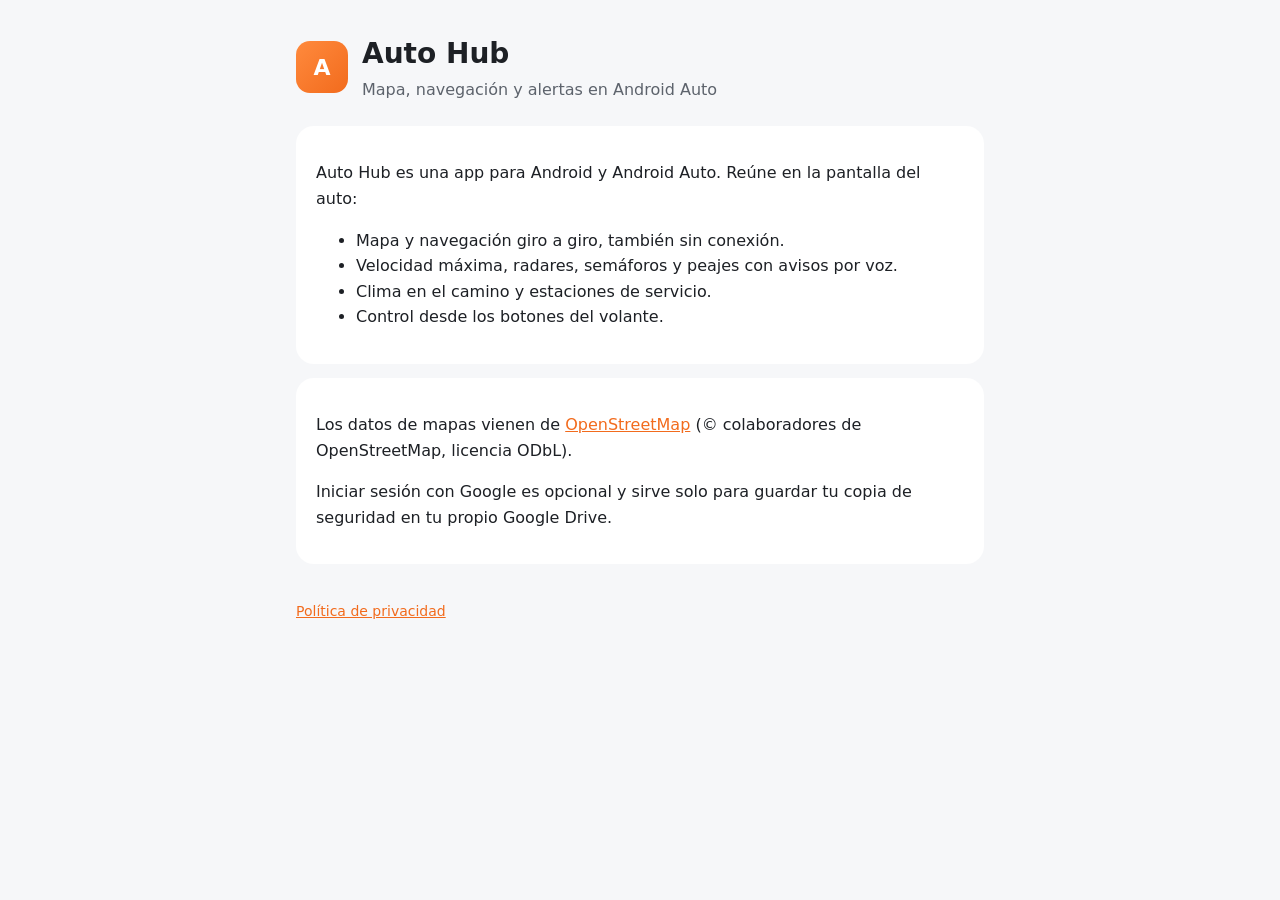
<file: index.html>
<!doctype html>
<html lang="es">
<head>
<meta charset="utf-8">
<meta name="viewport" content="width=device-width,initial-scale=1">
<title>Auto Hub</title>
<link rel="stylesheet" href="style.css">
</head>
<body>
<main>
<header><div class="logo">A</div><div><h1>Auto Hub</h1><div class="sub">Mapa, navegación y alertas en Android Auto</div></div></header>

<div class="card">
<p>Auto Hub es una app para Android y Android Auto. Reúne en la pantalla del auto:</p>
<ul>
<li>Mapa y navegación giro a giro, también sin conexión.</li>
<li>Velocidad máxima, radares, semáforos y peajes con avisos por voz.</li>
<li>Clima en el camino y estaciones de servicio.</li>
<li>Control desde los botones del volante.</li>
</ul>
</div>

<div class="card">
<p>Los datos de mapas vienen de <a href="https://www.openstreetmap.org/copyright">OpenStreetMap</a> (© colaboradores de OpenStreetMap, licencia ODbL).</p>
<p>Iniciar sesión con Google es opcional y sirve solo para guardar tu copia de seguridad en tu propio Google Drive.</p>
</div>

<footer><a href="privacidad.html">Política de privacidad</a></footer>
</main>
</body>
</html>
</file>
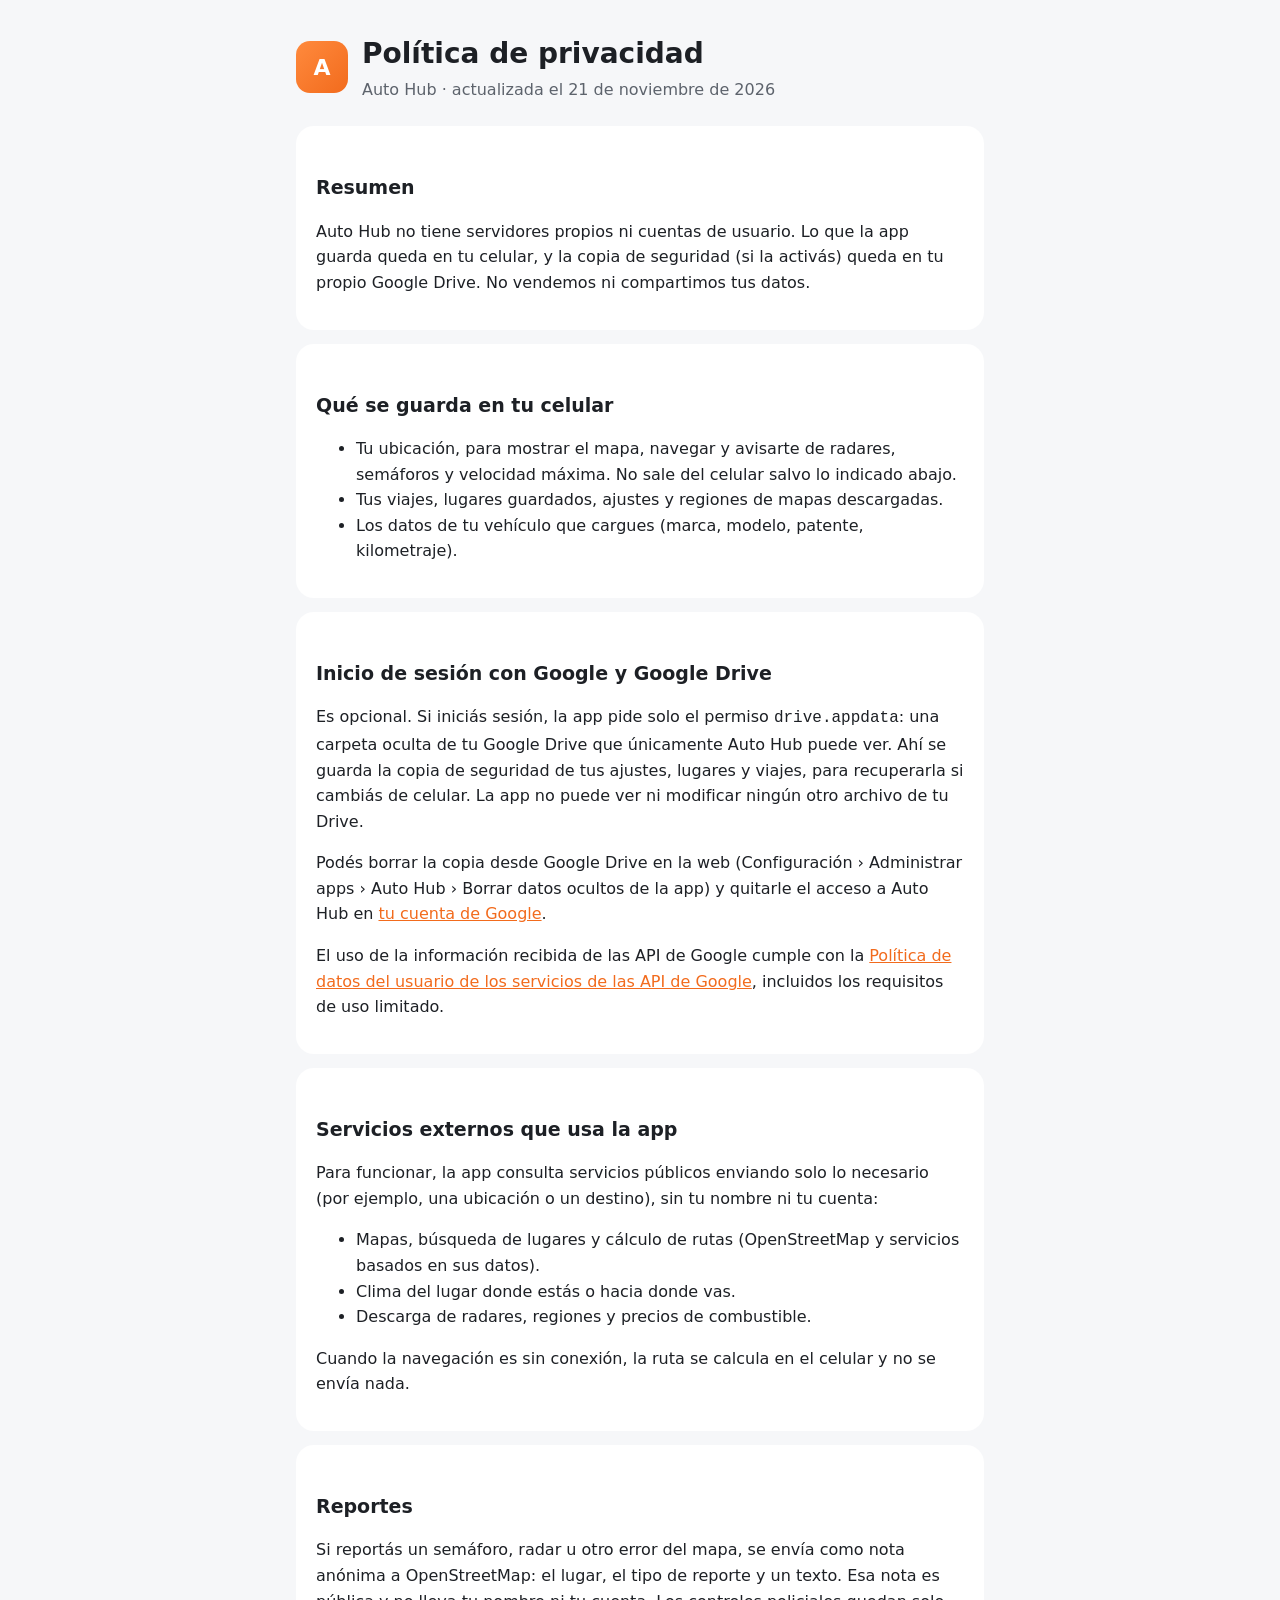
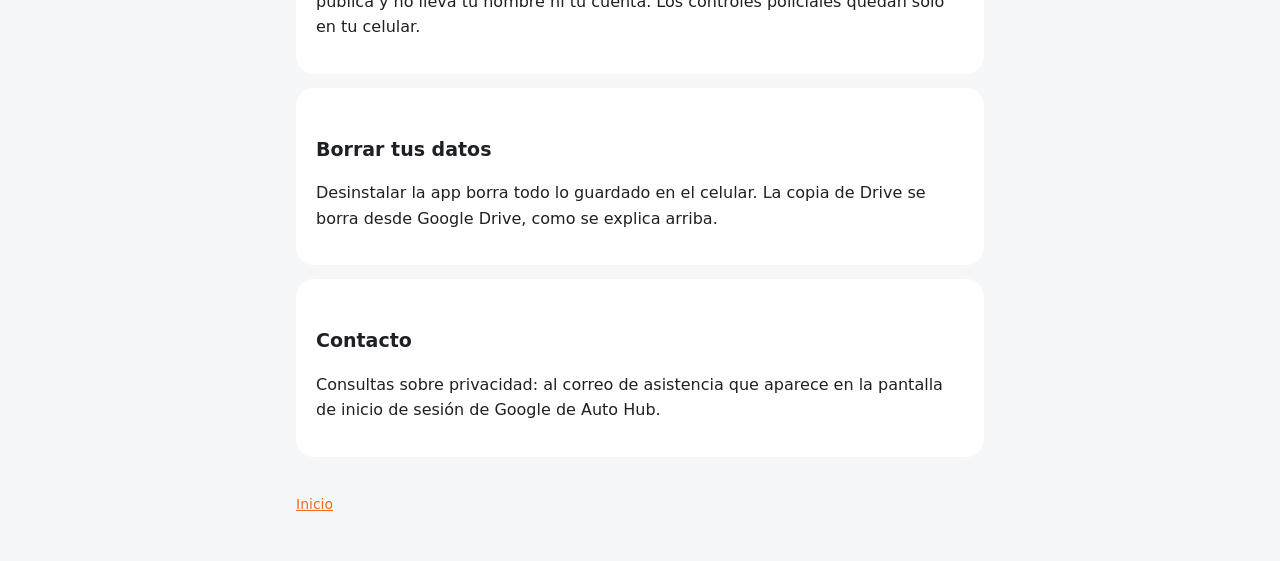
<file: privacidad.html>
<!doctype html>
<html lang="es">
<head>
<meta charset="utf-8">
<meta name="viewport" content="width=device-width,initial-scale=1">
<title>Privacidad de Auto Hub</title>
<link rel="stylesheet" href="style.css">
</head>
<body>
<main>
<header><div class="logo">A</div><div><h1>Política de privacidad</h1><div class="sub">Auto Hub · actualizada el 21 de noviembre de 2026</div></div></header>

<div class="card">
<h2>Resumen</h2>
<p>Auto Hub no tiene servidores propios ni cuentas de usuario. Lo que la app guarda queda en tu celular, y la copia de seguridad (si la activás) queda en tu propio Google Drive. No vendemos ni compartimos tus datos.</p>
</div>

<div class="card">
<h2>Qué se guarda en tu celular</h2>
<ul>
<li>Tu ubicación, para mostrar el mapa, navegar y avisarte de radares, semáforos y velocidad máxima. No sale del celular salvo lo indicado abajo.</li>
<li>Tus viajes, lugares guardados, ajustes y regiones de mapas descargadas.</li>
<li>Los datos de tu vehículo que cargues (marca, modelo, patente, kilometraje).</li>
</ul>
</div>

<div class="card">
<h2>Inicio de sesión con Google y Google Drive</h2>
<p>Es opcional. Si iniciás sesión, la app pide solo el permiso <code>drive.appdata</code>: una carpeta oculta de tu Google Drive que únicamente Auto Hub puede ver. Ahí se guarda la copia de seguridad de tus ajustes, lugares y viajes, para recuperarla si cambiás de celular. La app no puede ver ni modificar ningún otro archivo de tu Drive.</p>
<p>Podés borrar la copia desde Google Drive en la web (Configuración › Administrar apps › Auto Hub › Borrar datos ocultos de la app) y quitarle el acceso a Auto Hub en <a href="https://myaccount.google.com/permissions">tu cuenta de Google</a>.</p>
<p>El uso de la información recibida de las API de Google cumple con la <a href="https://developers.google.com/terms/api-services-user-data-policy">Política de datos del usuario de los servicios de las API de Google</a>, incluidos los requisitos de uso limitado.</p>
</div>

<div class="card">
<h2>Servicios externos que usa la app</h2>
<p>Para funcionar, la app consulta servicios públicos enviando solo lo necesario (por ejemplo, una ubicación o un destino), sin tu nombre ni tu cuenta:</p>
<ul>
<li>Mapas, búsqueda de lugares y cálculo de rutas (OpenStreetMap y servicios basados en sus datos).</li>
<li>Clima del lugar donde estás o hacia donde vas.</li>
<li>Descarga de radares, regiones y precios de combustible.</li>
</ul>
<p>Cuando la navegación es sin conexión, la ruta se calcula en el celular y no se envía nada.</p>
</div>

<div class="card">
<h2>Reportes</h2>
<p>Si reportás un semáforo, radar u otro error del mapa, se envía como nota anónima a OpenStreetMap: el lugar, el tipo de reporte y un texto. Esa nota es pública y no lleva tu nombre ni tu cuenta. Los controles policiales quedan solo en tu celular.</p>
</div>

<div class="card">
<h2>Borrar tus datos</h2>
<p>Desinstalar la app borra todo lo guardado en el celular. La copia de Drive se borra desde Google Drive, como se explica arriba.</p>
</div>

<div class="card">
<h2>Contacto</h2>
<p>Consultas sobre privacidad: al correo de asistencia que aparece en la pantalla de inicio de sesión de Google de Auto Hub.</p>
</div>

<footer><a href="index.html">Inicio</a></footer>
</main>
</body>
</html>
</file>
<file: style.css>
:root{--bg:#f6f7f9;--card:#fff;--text:#1d2025;--sub:#5d636c;--accent:#f26b1d}
@media (prefers-color-scheme:dark){:root{--bg:#121417;--card:#1c1f23;--text:#eef0f3;--sub:#a3a9b2}}
*{box-sizing:border-box}
body{margin:0;background:var(--bg);color:var(--text);font:16px/1.6 system-ui,-apple-system,"Segoe UI",Roboto,sans-serif}
main{max-width:720px;margin:0 auto;padding:32px 16px 48px}
header{display:flex;align-items:center;gap:14px;margin-bottom:24px}
.logo{width:52px;height:52px;border-radius:14px;background:linear-gradient(135deg,#ff8a3d,var(--accent));display:grid;place-items:center;color:#fff;font-weight:800;font-size:22px}
h1{font-size:28px;margin:0}
h2{font-size:19px;margin:28px 0 8px}
.card{background:var(--card);border-radius:18px;padding:18px 20px;margin:14px 0}
p,li{color:var(--text)}
.sub{color:var(--sub)}
a{color:var(--accent)}
footer{margin-top:36px;color:var(--sub);font-size:14px}
</file>
